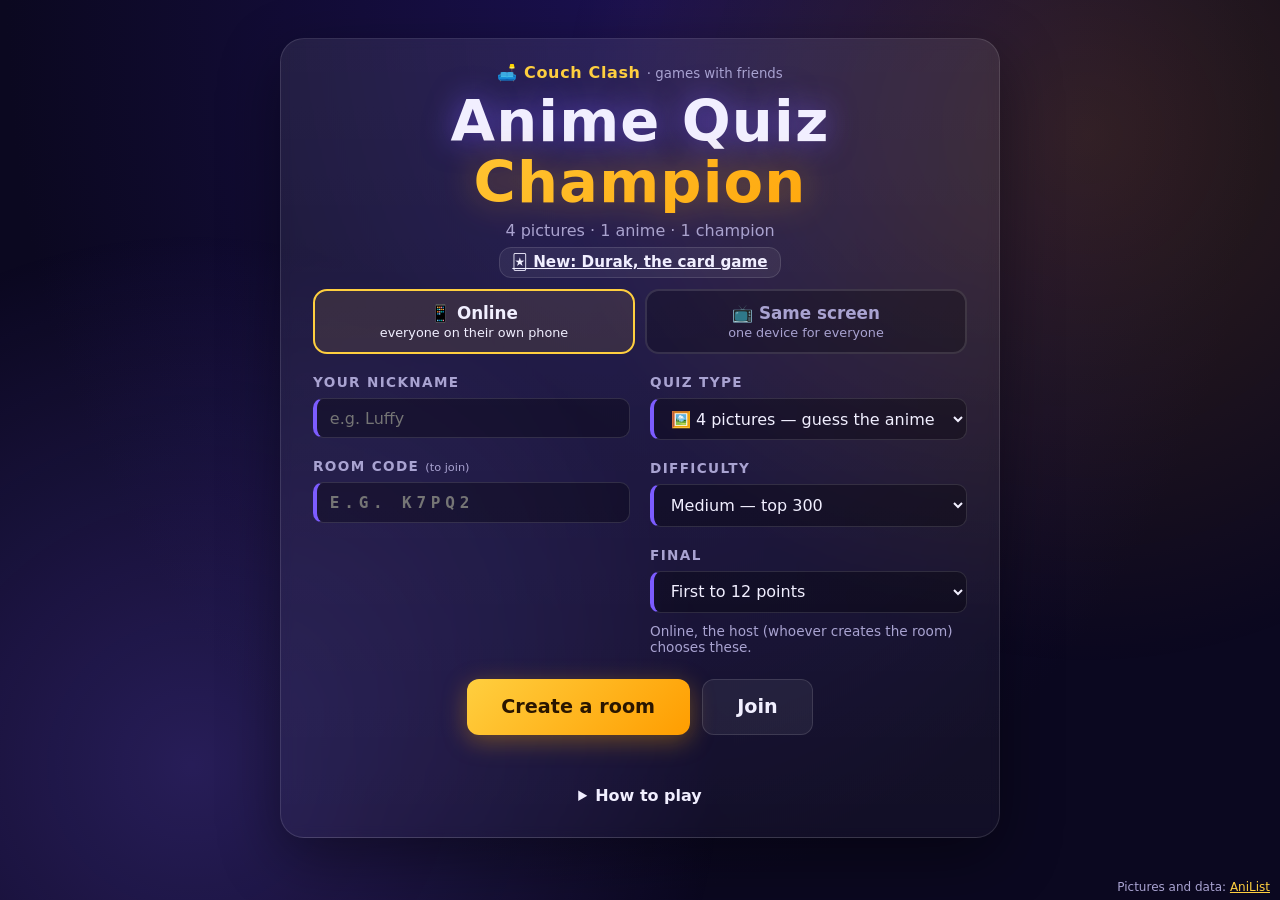
<file: index.html>
<!DOCTYPE html>
<html lang="en">
<head>
  <meta charset="UTF-8" />
  <meta name="viewport" content="width=device-width, initial-scale=1, viewport-fit=cover" />
  <meta name="theme-color" content="#0b0820" />
  <title>Couch Clash — Anime Quiz</title>
  <link rel="stylesheet" href="css/style.css" />
</head>
<body>
  <div class="bg-glow"></div>

  <!-- ============ HOME ============ -->
  <section id="home" class="screen active">
    <div class="home-card">
      <p class="brand">🛋️ Couch Clash <small>· games with friends</small></p>
      <h1 class="logo">Anime Quiz <span>Champion</span></h1>
      <p class="tagline">4 pictures · 1 anime · 1 champion</p>
      <p class="other-games"><a class="btn small" href="durak/">🃏 New: Durak, the card game</a></p>

      <div class="mode-tabs">
        <button class="tab" data-mode="online">📱 Online<small>everyone on their own phone</small></button>
        <button class="tab" data-mode="local">📺 Same screen<small>one device for everyone</small></button>
      </div>

      <div class="setup">
        <div class="setup-block" id="localBlock">
          <h3>Players</h3>
          <div id="playerInputs"></div>
          <button id="addPlayer" class="btn ghost small">+ Add a player</button>
        </div>
        <div class="setup-block" id="onlineBlock">
          <h3>Your nickname</h3>
          <input id="myName" class="field" maxlength="16" placeholder="e.g. Luffy" autocomplete="nickname" />
          <h3>Room code <small>(to join)</small></h3>
          <input id="joinCode" class="field code" maxlength="5" placeholder="e.g. K7PQ2" autocapitalize="characters" autocomplete="off" spellcheck="false" />
        </div>
        <div class="setup-block">
          <h3>Quiz type</h3>
          <select id="theme" class="field">
            <option value="images" data-short="🖼️ 4-picture quiz" selected>🖼️ 4 pictures — guess the anime</option>
            <option value="music" data-short="🎵 Anime music quiz">🎵 Music — guess the anime opening / ending (+10 s)</option>
            <option value="hits" data-short="🎤 Blind test">🎤 Blind test — hits from around the world (+10 s)</option>
            <option value="logos" data-short="🏷️ Logo quiz">🏷️ Logos — guess the brand</option>
          </select>
          <div class="logos-only">
            <h3>Categories</h3>
            <div id="logoPick" class="pick">
              <label><input type="checkbox" value="apps" checked />📱 Apps &amp; Web</label>
              <label><input type="checkbox" value="tech" checked />💻 Tech</label>
              <label><input type="checkbox" value="auto" checked />🚗 Cars</label>
              <label><input type="checkbox" value="sport" checked />👟 Sport</label>
              <label><input type="checkbox" value="food" checked />🍔 Food &amp; Shops</label>
              <label><input type="checkbox" value="games" checked />🎮 Video games</label>
              <label><input type="checkbox" value="misc" checked />✈️ Travel &amp; More</label>
            </div>
          </div>
          <div class="hits-only">
            <h3>Decades</h3>
            <div id="decadePick" class="pick">
              <label><input type="checkbox" value="70" />70s</label>
              <label><input type="checkbox" value="80" />80s</label>
              <label><input type="checkbox" value="90" checked />90s</label>
              <label><input type="checkbox" value="00" checked />2000s</label>
              <label><input type="checkbox" value="10" checked />2010s</label>
              <label><input type="checkbox" value="20" checked />2020s</label>
            </div>
            <h3>Styles</h3>
            <div id="stylePick" class="pick">
              <label><input type="checkbox" value="pop" checked />Pop</label>
              <label><input type="checkbox" value="rap" checked />Rap</label>
              <label><input type="checkbox" value="rock" checked />Rock</label>
              <label><input type="checkbox" value="rnb" checked />R&amp;B / Soul</label>
              <label><input type="checkbox" value="dance" checked />Disco / Electronic</label>
              <label><input type="checkbox" value="fr" checked />🇫🇷 French</label>
              <label><input type="checkbox" value="chaabi" checked />🇲🇦 Chaabi</label>
            </div>
          </div>
          <h3 class="not-hits">Difficulty</h3>
          <select id="difficulty" class="field not-hits">
            <option value="facile" data-short="Easy">Easy — top 100 anime</option>
            <option value="moyen" data-short="Medium" selected>Medium — top 300</option>
            <option value="difficile" data-short="Hard">Hard — top 800</option>
            <option value="expert" data-short="Expert">Expert — top 2000</option>
          </select>
          <h3>Final</h3>
          <select id="finalTarget" class="field">
            <option value="12" selected>First to 12 points</option>
            <option value="15">First to 15 points</option>
            <option value="20">First to 20 points (TV version)</option>
          </select>
          <p class="hint online-only">Online, the host (whoever creates the room) chooses these.</p>
        </div>
      </div>

      <div class="row local-only">
        <button id="startBtn" class="btn primary big">Start the game</button>
      </div>
      <div class="row online-only">
        <button id="hostBtn" class="btn primary big">Create a room</button>
        <button id="joinBtn" class="btn big">Join</button>
      </div>
      <p id="homeError" class="error"></p>

      <details class="rules">
        <summary>How to play</summary>
        <ol>
          <li><b>Qualifying round: first to 9 points.</b> Buzz: the clock stops for everyone and 4 choices appear for you. Questions are worth 1, then 2, then 3 points. The first players to reach 9 go through: with 2 players, straight to the final; with 3, the first 2 go to the final; with 4, the first 3 go to the semi-final; with 5 or more, the first 4.</li>
          <li><b>Semi-final: 4 in a row.</b> One player at a time, 60 seconds to <i>type</i> 4 right answers in a row. A mistake or a skip resets your streak. Your score is your best streak. The best 2 go to the final.</li>
          <li><b>Final: head to head.</b> The pictures appear one by one. Buzz early: 4 pts with 1 picture, 3 pts with 2, 2 pts with 3, 1 pt with 4. The first to the target score is crowned champion!</li>
          <li>Bonus: the first to qualify starts the final with +1 point, the semi-final winner with +2.</li>
        </ol>
        <p>📱 <b>Online:</b> one player creates a room and sends the code (or the link) to the others (up to 8 players). Everyone buzzes with the big button on their phone.</p>
        <p>🏷️ <b>Logo quiz:</b> a brand logo appears blurred and zoomed in, then gets sharper every 5 seconds. Buzzing early is harder… but in the final it scores more!</p>
        <p>🎤 <b>Blind test:</b> hits from the 70s to today (pop, rap, rock, R&amp;B, electronic, French songs) and Moroccan chaabi 🇲🇦. Find the title <i>or</i> the artist. 30-second previews.</p>
        <p>🎵 <b>Anime music quiz:</b> an anime opening or ending plays instead of the pictures, with 10 extra seconds on every clock. A buzz stops the music for everyone.</p>
        <p>📺 <b>Same screen:</b> every player has a buzzer at the bottom of the screen (or the keys <b>A</b>, <b>P</b>, <b>V</b>, <b>M</b>). Keys <b>1-4</b> answer the multiple choice, <b>Enter</b> moves on.</p>
        <p>A typed answer was refused even though it was right? The <b>“I was right!”</b> button counts it.</p>
      </details>
    </div>
  </section>

  <!-- ============ ONLINE ROOM ============ -->
  <section id="lobby" class="screen">
    <div class="intro-card">
      <p class="intro-step">Online room</p>
      <p class="intro-sub">Room code</p>
      <h2 id="lobbyCode" class="room-code"></h2>
      <p id="lobbyQuiz" class="lobby-quiz"></p>
      <div class="row">
        <button class="btn small" data-act="share">🔗 Share the link</button>
      </div>
      <h3 class="lobby-h">Players</h3>
      <div id="lobbyPlayers" class="chips"></div>
      <p id="lobbyMsg" class="intro-sub"></p>
      <p id="lobbyError" class="error"></p>
      <div class="row">
        <button id="lobbyStart" class="btn primary big" data-act="lobbyStart">Start the game</button>
        <button class="btn ghost" data-act="home">Leave</button>
      </div>
    </div>
  </section>

  <!-- ============ LOADING ============ -->
  <section id="loading" class="screen">
    <div class="spinner"></div>
    <p id="loadingText">Loading…</p>
  </section>

  <!-- ============ ROUND INTRO ============ -->
  <section id="intro" class="screen">
    <div class="intro-card">
      <p class="intro-step" id="introStep"></p>
      <h2 id="introTitle"></h2>
      <p id="introSubtitle" class="intro-sub"></p>
      <ul id="introRules"></ul>
      <div id="introPlayers" class="chips"></div>
      <div id="introAction"></div>
    </div>
  </section>

  <!-- ============ GAME ============ -->
  <section id="play" class="screen">
    <header class="topbar">
      <div id="roundLabel" class="round-label"></div>
      <div id="qInfo" class="q-info"></div>
      <div class="top-actions">
        <button id="skipBtn" class="btn ghost small" data-act="skip" title="Skip this question">⏭ Skip</button>
        <button class="btn ghost small" data-act="quit" title="Leave">✕</button>
      </div>
    </header>
    <div class="timer-row">
      <div id="timerBar" class="timer-bar"><div></div></div>
      <span id="timerLabel" class="timer-label"></span>
    </div>

    <div class="play-layout">
      <div class="grid-wrap">
        <div id="grid" class="grid">
          <div class="cell"><span class="num">1</span><img alt="" /></div>
          <div class="cell"><span class="num">2</span><img alt="" /></div>
          <div class="cell"><span class="num">3</span><img alt="" /></div>
          <div class="cell"><span class="num">4</span><img alt="" /></div>
        </div>
        <div id="musicStage" class="music-stage hidden"></div>
        <div id="logoStage" class="logo-stage hidden"></div>
        <div id="overlay" class="overlay hidden"></div>
      </div>

      <div class="side">
        <div id="scoreboard" class="scoreboard"></div>
        <div id="status" class="status"></div>
        <div id="answerArea" class="answer-area"></div>
      </div>
    </div>
    <button id="buzzBtn" class="buzz-btn hidden" data-act="mybuzz">BUZZ!</button>
    <div id="buzzBar" class="buzz-bar hidden"></div>
  </section>

  <!-- ============ END OF ROUND ============ -->
  <section id="roundEnd" class="screen">
    <div class="intro-card">
      <p class="intro-step" id="endStep"></p>
      <h2 id="endTitle"></h2>
      <table id="endTable" class="end-table"></table>
      <p id="endMsg" class="intro-sub"></p>
      <div id="endAction"></div>
    </div>
  </section>

  <!-- ============ CHAMPION ============ -->
  <section id="champion" class="screen">
    <canvas id="confetti"></canvas>
    <div class="intro-card champion-card">
      <p class="intro-step">🏆 Champion 🏆</p>
      <h2 id="champName"></h2>
      <p id="champScore" class="intro-sub"></p>
      <div class="row" id="champAction"></div>
    </div>
  </section>

  <div id="toast" class="toast hidden"></div>
  <footer class="credits">Pictures and data: <a href="https://anilist.co" target="_blank" rel="noopener">AniList</a></footer>

  <script src="js/vendor/peerjs.min.js"></script>
  <script src="js/api.js"></script>
  <script src="js/hits.js"></script>
  <script src="js/logoquiz.js"></script>
  <script src="js/app.js"></script>
</body>
</html>
</file>
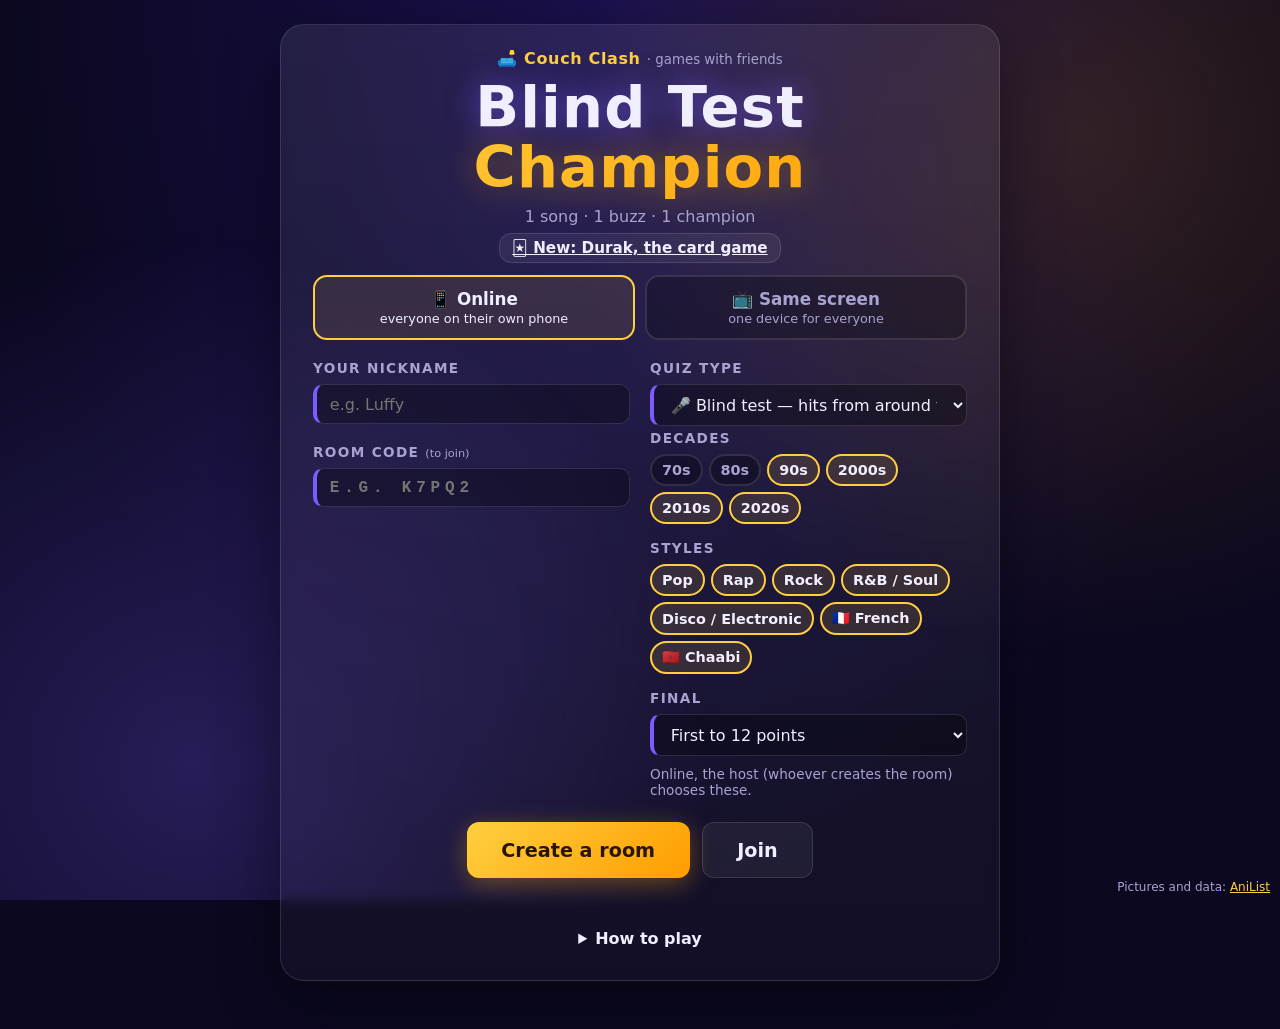
<file: blindtest/index.html>
<!DOCTYPE html>
<html lang="en">
<head>
  <meta charset="UTF-8" />
  <meta name="viewport" content="width=device-width, initial-scale=1" />
  <title>Couch Clash — Blind Test</title>
  <script>location.replace('../?quiz=hits' + location.search.replace(/^\?/, '&') + location.hash);</script>
  <meta http-equiv="refresh" content="0; url=../?quiz=hits" />
</head>
<body style="background:#0b0820;color:#fff;font-family:system-ui;text-align:center;padding-top:40vh">
  <a href="../?quiz=hits" style="color:#ffcf3f">Blind Test Champion ▶</a>
</body>
</html>
</file>
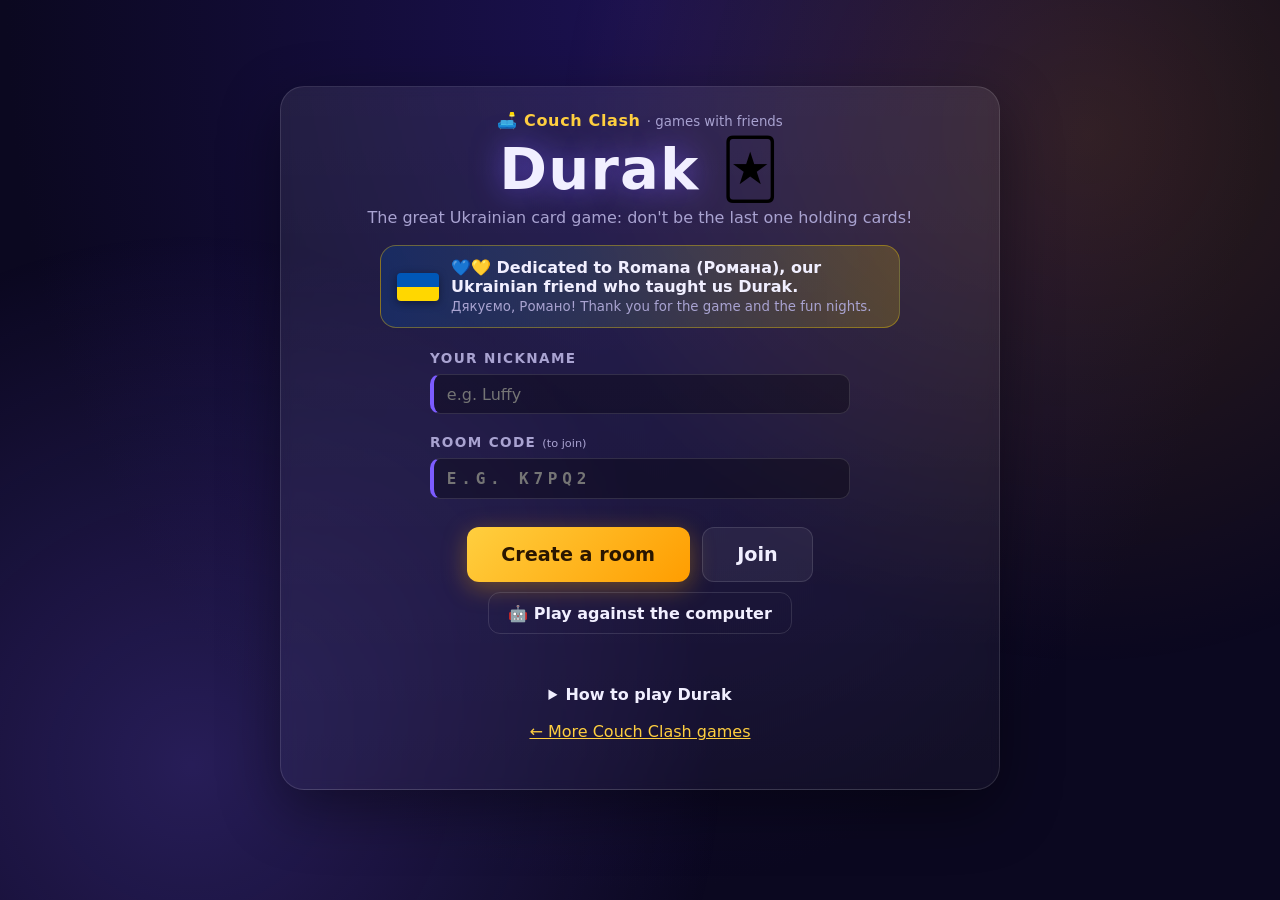
<file: durak/index.html>
<!DOCTYPE html>
<html lang="en">
<head>
  <meta charset="UTF-8" />
  <meta name="viewport" content="width=device-width, initial-scale=1, viewport-fit=cover" />
  <meta name="theme-color" content="#0b0820" />
  <title>Couch Clash — Durak</title>
  <link rel="stylesheet" href="../css/style.css" />
  <link rel="stylesheet" href="durak.css" />
</head>
<body>
  <div class="bg-glow"></div>

  <!-- ============ HOME ============ -->
  <section id="home" class="screen active">
    <div class="home-card">
      <p class="brand">🛋️ Couch Clash <small>· games with friends</small></p>
      <h1 class="logo">Durak <span class="emoji">🃏</span></h1>
      <p class="tagline">The great Ukrainian card game: don't be the last one holding cards!</p>

      <div class="tribute">
        <span class="flag" aria-hidden="true"></span>
        <p>💙💛 Dedicated to <b>Romana</b> (<span lang="uk">Романа</span>), our Ukrainian friend who taught us Durak.<br><small><span lang="uk">Дякуємо, Романо!</span> Thank you for the game and the fun nights.</small></p>
      </div>

      <div class="setup one">
        <div class="setup-block">
          <h3>Your nickname</h3>
          <input id="myName" class="field" maxlength="16" placeholder="e.g. Luffy" autocomplete="nickname" />
          <h3>Room code <small>(to join)</small></h3>
          <input id="joinCode" class="field code" maxlength="5" placeholder="e.g. K7PQ2" autocapitalize="characters" autocomplete="off" spellcheck="false" />
        </div>
      </div>
      <div class="row">
        <button id="hostBtn" class="btn primary big">Create a room</button>
        <button id="joinBtn" class="btn big">Join</button>
      </div>
      <div class="row" style="margin-top:10px">
        <button id="soloBtn" class="btn ghost">🤖 Play against the computer</button>
      </div>
      <p id="homeError" class="error"></p>

      <details class="rules">
        <summary>How to play Durak</summary>
        <ol>
          <li><b>Goal:</b> get rid of all your cards. The last player holding cards is the <b>Durak</b> (“the fool”)!</li>
          <li><b>36 cards</b> (6 up to Ace). Everyone gets 6. The card turned face up under the deck sets the <b>trump</b> suit, and it is the last card to be drawn.</li>
          <li>First game: the player with the lowest trump attacks the player on their left. Next games: <b>the Durak deals</b>, and the player before them attacks them first.</li>
          <li><b>Defending:</b> beat each attacking card with a higher card of the same suit, or with any trump (a trump can only be beaten by a higher trump).</li>
          <li><b>Throwing in:</b> every attacker may add cards of a rank already on the table: at most <b>5 in the first bout</b> of a game, 6 after that, and never more than the defender can answer.</li>
          <li>Everything beaten: <b>“Bito!”</b> The cards are discarded and the defender attacks next.</li>
          <li>Can't (or won't) defend: <b>pick up</b> all the cards (the others may still throw in) and lose your turn to attack.</li>
          <li>After each bout, everyone draws back up to 6 cards: main attacker first, defender last.</li>
          <li>When the deck is empty, players without cards are out. The last one left is the Durak. If the last players go out together, it's a draw.</li>
          <li><b>Perevodnoy (transfer) version:</b> before beating anything, the defender may play a card of the <b>same rank</b> to pass the whole attack to the next player, if that player has enough cards to answer it. The new defender can pass it on again!</li>
        </ol>
        <p>Online: 2 to 6 players. The host can add bots 🤖 to fill the table. If someone's phone disconnects, a bot plays for them until they're back.</p>
      </details>
      <p class="back-link"><a href="../">← More Couch Clash games</a></p>
    </div>
  </section>

  <!-- ============ ROOM ============ -->
  <section id="lobby" class="screen">
    <div class="intro-card">
      <p class="intro-step" id="lobbyTitle">Online room</p>
      <div id="lobbyCodeBox">
        <p class="intro-sub">Room code</p>
        <h2 id="lobbyCode" class="room-code"></h2>
        <div class="row"><button class="btn small" data-act="share">🔗 Share the link</button></div>
      </div>
      <h3 class="lobby-h">Players</h3>
      <div id="lobbyPlayers" class="chips"></div>
      <div class="row" id="botRow">
        <button class="btn small" data-act="addBot">+ 🤖 Add a bot</button>
      </div>
      <h3 class="lobby-h">Game type</h3>
      <select id="variant" class="field variant-select">
        <option value="podkidnoy">Podkidnoy (classic, throw-in)</option>
        <option value="perevodnoy">Perevodnoy (transfer)</option>
      </select>
      <p id="variantHint" class="hint"></p>
      <p id="lobbyMsg" class="intro-sub"></p>
      <p id="lobbyError" class="error"></p>
      <div class="row">
        <button id="lobbyStart" class="btn primary big" data-act="start">Deal the cards</button>
        <button class="btn ghost" data-act="home">Leave</button>
      </div>
      <p class="tribute-small">💙💛 For Romana (<span lang="uk">Романа</span>), who taught us the game</p>
    </div>
  </section>

  <!-- ============ LOADING ============ -->
  <section id="loading" class="screen">
    <div class="spinner"></div>
    <p id="loadingText">Connecting…</p>
  </section>

  <!-- ============ GAME ============ -->
  <section id="game" class="screen">
    <header class="d-top">
      <div id="opponents" class="opponents"></div>
      <button class="btn ghost small quit" data-act="quit" title="Leave">✕</button>
    </header>

    <div class="d-middle">
      <div class="deck-zone">
        <div id="deck" class="deck"></div>
        <div id="trumpInfo" class="trump-info"></div>
      </div>
      <div id="table" class="table"></div>
    </div>

    <div class="d-bottom">
      <div id="status" class="d-status"></div>
      <div id="actions" class="d-actions"></div>
      <div id="hand" class="hand"></div>
      <div id="me" class="me-bar"></div>
    </div>

    <div id="result" class="overlay hidden"></div>
  </section>

  <div id="toast" class="toast hidden"></div>

  <script src="../js/vendor/peerjs.min.js"></script>
  <script src="durak.js"></script>
</body>
</html>
</file>
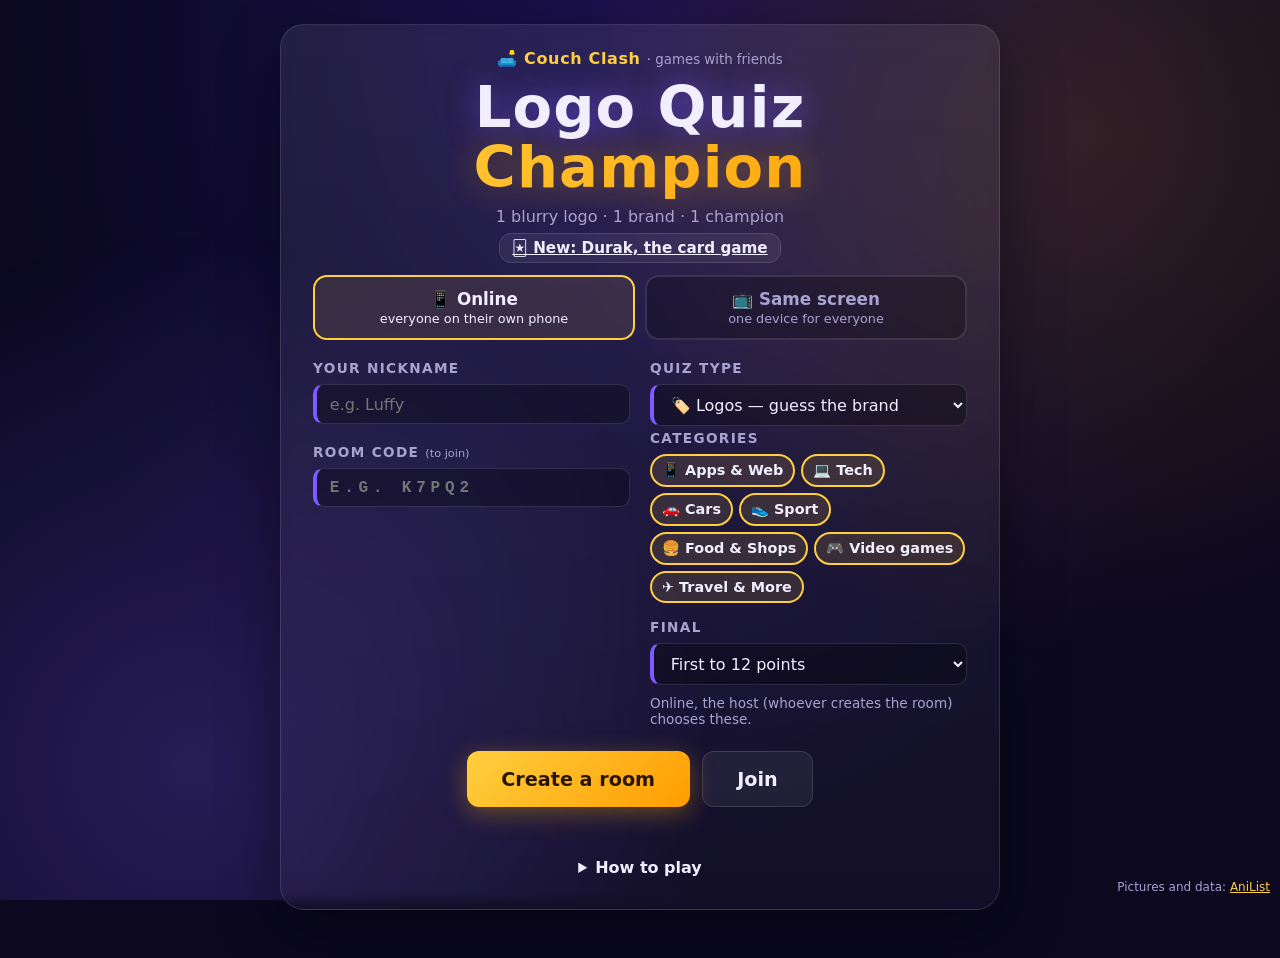
<file: logos/index.html>
<!DOCTYPE html>
<html lang="en">
<head>
  <meta charset="UTF-8" />
  <meta name="viewport" content="width=device-width, initial-scale=1" />
  <title>Couch Clash — Logo Quiz</title>
  <script>location.replace('../?quiz=logos' + location.search.replace(/^\?/, '&') + location.hash);</script>
  <meta http-equiv="refresh" content="0; url=../?quiz=logos" />
</head>
<body style="background:#0b0820;color:#fff;font-family:system-ui;text-align:center;padding-top:40vh">
  <a href="../?quiz=logos" style="color:#ffcf3f">Logo Quiz Champion ▶</a>
</body>
</html>
</file>
<file: css/style.css>
:root {
  --bg1: #0b0820;
  --bg2: #1b1150;
  --panel: rgba(255, 255, 255, 0.06);
  --panel-b: rgba(255, 255, 255, 0.12);
  --text: #f1efff;
  --muted: #a9a3d1;
  --gold: #ffcf3f;
  --gold2: #ff9d00;
  --good: #3ddc84;
  --bad: #ff4d6d;
  --accent: #7c5cff;
  --radius: 16px;
}

* { box-sizing: border-box; }
html, body { margin: 0; height: 100%; }
html { background: var(--bg1); }
body {
  font-family: "Segoe UI", system-ui, -apple-system, Roboto, sans-serif;
  color: var(--text);
  background: radial-gradient(ellipse at top, var(--bg2), var(--bg1) 70%) fixed;
  overflow-x: hidden;
}
.bg-glow {
  position: fixed; inset: 0; pointer-events: none; z-index: 0;
  background:
    radial-gradient(circle at 15% 85%, rgba(124, 92, 255, 0.25), transparent 40%),
    radial-gradient(circle at 85% 15%, rgba(255, 157, 0, 0.15), transparent 40%);
}
kbd {
  display: inline-block; min-width: 1.6em; padding: 0.1em 0.4em;
  border-radius: 6px; background: rgba(0, 0, 0, 0.35); border: 1px solid rgba(255, 255, 255, 0.2);
  font-family: ui-monospace, monospace; font-size: 0.8em; text-align: center;
}
a { color: var(--gold); }

/* ---------- Screens ---------- */
.screen { display: none; position: relative; z-index: 1; min-height: 100vh; }
.screen.active { display: flex; flex-direction: column; }
#home, #intro, #roundEnd, #champion, #loading { align-items: center; justify-content: center; padding: 24px 16px 48px; }

/* ---------- Buttons ---------- */
.btn {
  font: inherit; color: var(--text); cursor: pointer;
  border: 1px solid var(--panel-b); background: var(--panel);
  padding: 0.65em 1.2em; border-radius: 12px; font-weight: 600;
  transition: transform 0.1s, filter 0.15s, background 0.15s;
}
.btn:hover { filter: brightness(1.15); }
.btn:active { transform: scale(0.97); }
.btn.primary {
  background: linear-gradient(135deg, var(--gold), var(--gold2));
  color: #2a1600; border: none; box-shadow: 0 6px 24px rgba(255, 170, 0, 0.35);
}
.btn.gold { background: var(--gold); color: #2a1600; border: none; }
.btn.ghost { background: transparent; }
.btn.big { font-size: 1.2rem; padding: 0.8em 1.8em; }
.btn.small { font-size: 0.85rem; padding: 0.35em 0.8em; }
.btn:focus-visible { outline: 3px solid #fff; outline-offset: 2px; }

/* ---------- Home ---------- */
.home-card, .intro-card {
  width: min(720px, 100%);
  background: linear-gradient(180deg, rgba(255,255,255,0.08), rgba(255,255,255,0.03));
  border: 1px solid var(--panel-b); border-radius: 24px;
  padding: 32px; text-align: center; backdrop-filter: blur(6px);
  box-shadow: 0 20px 60px rgba(0,0,0,0.4);
}
.logo {
  margin: 0; font-size: clamp(2.2rem, 6vw, 3.6rem); letter-spacing: 0.02em; line-height: 1.05;
  text-shadow: 0 0 30px rgba(124, 92, 255, 0.6);
}
.logo span {
  display: block;
  background: linear-gradient(135deg, var(--gold), var(--gold2));
  -webkit-background-clip: text; background-clip: text; color: transparent;
  text-shadow: none; filter: drop-shadow(0 0 18px rgba(255, 170, 0, 0.4));
}
.tagline { color: var(--muted); margin: 8px 0 24px; }
.setup { display: grid; grid-template-columns: 1fr 1fr; gap: 20px; text-align: left; margin-bottom: 24px; }
.setup-block h3 { margin: 0 0 8px; font-size: 0.85rem; text-transform: uppercase; letter-spacing: 0.1em; color: var(--muted); }
.setup-block h3:not(:first-child) { margin-top: 16px; }
.pinput { display: flex; align-items: center; gap: 8px; margin-bottom: 8px; }
.pinput kbd { background: var(--c); color: #111; border: none; font-weight: 700; }
.pinput input, select {
  flex: 1; width: 100%; font: inherit; color: var(--text);
  background: rgba(0,0,0,0.3); border: 1px solid var(--panel-b);
  border-left: 4px solid var(--c, var(--accent));
  border-radius: 10px; padding: 0.55em 0.8em;
}
select option { background: #1b1150; }
.error { color: var(--bad); min-height: 1.2em; font-weight: 600; }
.rules { text-align: left; margin-top: 16px; color: var(--muted); }
.rules summary { cursor: pointer; color: var(--text); font-weight: 600; text-align: center; }
.rules li { margin: 6px 0; }
.rules b { color: var(--text); }

/* ---------- Loading ---------- */
.spinner {
  width: 64px; height: 64px; border-radius: 50%;
  border: 6px solid rgba(255,255,255,0.15); border-top-color: var(--gold);
  animation: spin 0.9s linear infinite;
}
@keyframes spin { to { transform: rotate(360deg); } }
#loadingText { color: var(--muted); margin-top: 16px; }

/* ---------- Intro / end ---------- */
.intro-step { margin: 0; color: var(--gold); text-transform: uppercase; letter-spacing: 0.2em; font-weight: 700; }
.intro-card h2 { font-size: clamp(2rem, 6vw, 3.2rem); margin: 8px 0 4px; }
.intro-sub { color: var(--muted); font-size: 1.15rem; margin: 0 0 16px; }
#introRules { text-align: left; max-width: 560px; margin: 16px auto; line-height: 1.5; }
.chips { display: flex; flex-wrap: wrap; justify-content: center; gap: 8px; margin: 16px 0 24px; }
.chip {
  display: inline-flex; align-items: center; gap: 6px; padding: 6px 12px;
  border-radius: 999px; background: rgba(0,0,0,0.3); border: 2px solid var(--c); font-weight: 600;
}
.chip kbd { background: var(--c); color: #111; border: none; }
.end-table { margin: 20px auto; border-collapse: collapse; min-width: min(480px, 100%); }
.end-table td { padding: 10px 14px; border-bottom: 1px solid var(--panel-b); text-align: left; }
.end-table tr.elim { opacity: 0.55; }
.out { color: var(--bad); font-weight: 700; }
.row { display: flex; gap: 12px; justify-content: center; flex-wrap: wrap; }
.champion-card h2 { font-size: clamp(2.5rem, 9vw, 4.5rem); text-shadow: 0 0 40px currentColor; }
#confetti { position: fixed; inset: 0; pointer-events: none; z-index: 5; }

/* ---------- Play ---------- */
#play { padding: 0 16px 16px; }
.topbar {
  display: flex; align-items: center; gap: 12px; padding: 12px 0 8px; flex-wrap: wrap;
}
.round-label { font-weight: 700; font-size: 1.1rem; }
.round-label span { color: var(--gold); text-transform: uppercase; font-size: 0.8rem; letter-spacing: 0.15em; margin-right: 6px; }
.round-label em { color: var(--muted); font-style: normal; font-weight: 400; margin-left: 6px; }
.q-info { flex: 1; text-align: center; color: var(--muted); }
.q-info b { color: var(--gold); }
.top-actions { display: flex; gap: 6px; }
.timer-bar { height: 8px; border-radius: 4px; background: rgba(255,255,255,0.08); overflow: hidden; margin-bottom: 14px; }
.timer-bar div { height: 100%; width: 100%; background: linear-gradient(90deg, var(--accent), #4dabff); transition: width 0.05s linear; }
.timer-bar div.answer { background: linear-gradient(90deg, var(--gold2), var(--gold)); }
.timer-bar div.low { background: var(--bad); }

.play-layout { display: grid; grid-template-columns: auto minmax(300px, 1fr); gap: 20px; align-items: start; }
.grid-wrap { position: relative; }
.grid {
  --size: min(56vw, calc(100vh - 130px));
  width: var(--size); height: var(--size);
  display: grid; grid-template-columns: 1fr 1fr; grid-template-rows: 1fr 1fr; gap: 10px;
  padding: 10px; border-radius: 22px;
  background: rgba(0,0,0,0.3); border: 1px solid var(--panel-b);
  transition: box-shadow 0.3s;
}
.grid.flash-good { animation: flashGood 0.7s; }
.grid.flash-bad { animation: flashBad 0.7s; }
@keyframes flashGood { 0%, 60% { box-shadow: 0 0 0 4px var(--good), 0 0 50px var(--good); } }
@keyframes flashBad { 0%, 60% { box-shadow: 0 0 0 4px var(--bad), 0 0 50px var(--bad); } }
.cell {
  position: relative; overflow: hidden; border-radius: 14px;
  background: linear-gradient(135deg, #2a1f6e, #150f3a);
  display: flex; align-items: center; justify-content: center;
}
.cell .num {
  font-size: calc(var(--size) / 6); font-weight: 800; color: rgba(255,255,255,0.1);
}
.cell img {
  position: absolute; inset: 0; width: 100%; height: 100%;
  object-fit: cover; object-position: center 20%;
  opacity: 0; transform: scale(1.08); transition: opacity 0.4s, transform 0.6s;
}
.cell.scene img { object-position: center; }
.cell img:not([src]) { display: none; }
.cell.shown img { opacity: 1; transform: scale(1); }

.overlay {
  position: absolute; inset: 0; display: flex; align-items: center; justify-content: center;
  background: rgba(8, 5, 25, 0.82); border-radius: 22px; backdrop-filter: blur(4px); z-index: 3; padding: 20px;
}
.overlay.hidden { display: none; }
.overlay-card { text-align: center; }
.overlay-card h3 { font-size: clamp(1.8rem, 4vw, 2.6rem); margin: 0 0 12px; }
.overlay-card p { color: var(--muted); font-size: 1.1rem; }
.overlay-card p b { color: var(--text); }
.small { font-size: 0.95rem !important; }

.side { display: flex; flex-direction: column; gap: 14px; min-width: 0; }
.scoreboard { display: grid; grid-template-columns: repeat(auto-fit, minmax(140px, 1fr)); gap: 10px; }
.pcard {
  font: inherit; color: var(--text); cursor: pointer; text-align: left;
  display: grid; grid-template-columns: auto 1fr; grid-template-areas: "k n" "s s" "b b";
  gap: 2px 8px; align-items: center;
  padding: 12px 14px; border-radius: var(--radius);
  background: rgba(0,0,0,0.3); border: 2px solid transparent; border-top: 5px solid var(--c);
  transition: transform 0.15s, box-shadow 0.2s, opacity 0.2s;
  user-select: none; -webkit-tap-highlight-color: transparent; touch-action: manipulation;
}
.pcard kbd { grid-area: k; background: var(--c); color: #111; border: none; font-weight: 700; }
.pname { grid-area: n; font-weight: 700; overflow: hidden; text-overflow: ellipsis; white-space: nowrap; }
.pscore { grid-area: s; font-size: 2rem; font-weight: 800; color: var(--c); line-height: 1.1; }
.pscore small { font-size: 0.9rem; color: var(--muted); font-weight: 500; }
.pbadge { grid-area: b; font-size: 0.8rem; color: var(--muted); min-height: 1em; }
.pcard.buzzed {
  border-color: var(--c); transform: scale(1.04);
  box-shadow: 0 0 0 3px var(--c), 0 0 30px var(--c);
  animation: pulse 1s infinite alternate;
}
@keyframes pulse { to { box-shadow: 0 0 0 3px var(--c), 0 0 12px var(--c); } }
.pcard.locked, .pcard.done { opacity: 0.45; }
.pcard.qualified { opacity: 0.7; }
.pcard.qualified .pbadge { color: var(--good); font-weight: 700; }

.status { min-height: 1.6em; font-size: 1.1rem; text-align: center; }
.dots::after { content: '…'; animation: blink 1s infinite; }
@keyframes blink { 50% { opacity: 0.2; } }

.choices { display: grid; grid-template-columns: 1fr 1fr; gap: 10px; }
.choice {
  font: inherit; color: var(--text); cursor: pointer; text-align: left;
  display: flex; align-items: center; gap: 10px;
  padding: 14px; border-radius: 14px; min-height: 64px;
  background: rgba(255,255,255,0.05); border: 2px solid var(--panel-b);
  transition: background 0.15s, border-color 0.15s, opacity 0.2s;
}
.choice span { overflow-wrap: anywhere; }
.choice.armed { border-color: var(--gold); background: rgba(255, 207, 63, 0.1); }
.choice.armed:hover { background: rgba(255, 207, 63, 0.22); }
.choice.wrong { border-color: var(--bad); opacity: 0.4; text-decoration: line-through; }
.choice.right { border-color: var(--good); background: rgba(61, 220, 132, 0.2); opacity: 1; }
.choice:disabled { cursor: default; }

.ans-form { display: flex; gap: 8px; flex-wrap: wrap; }
.ans-form input {
  flex: 1 1 220px; font: inherit; font-size: 1.2rem; color: var(--text);
  padding: 0.7em 1em; border-radius: 12px;
  background: rgba(0,0,0,0.35); border: 2px solid var(--gold); outline: none;
}
.ans-form input:disabled { opacity: 0.5; border-color: var(--panel-b); }

.streak { display: flex; align-items: center; justify-content: center; gap: 10px; margin-bottom: 12px; }
.streak span {
  width: 28px; height: 28px; border-radius: 50%;
  border: 3px solid var(--gold); background: transparent; transition: background 0.2s, box-shadow 0.2s;
}
.streak span.on { background: var(--gold); box-shadow: 0 0 16px var(--gold); }
.streak b { margin-left: 6px; font-size: 1.3rem; }

.reveal {
  display: flex; gap: 14px; align-items: center; padding: 12px; margin-bottom: 12px;
  border-radius: 14px; background: rgba(255,255,255,0.05); border: 2px solid var(--panel-b);
  animation: pop 0.35s;
}
.reveal.good { border-color: var(--good); }
.reveal img { width: 72px; height: 102px; object-fit: cover; border-radius: 8px; flex-shrink: 0; }
.rmsg { font-weight: 700; color: var(--muted); }
.reveal.good .rmsg { color: var(--good); }
.rtitle { font-size: 1.4rem; font-weight: 800; }
.rsub { color: var(--muted); }
@keyframes pop { from { transform: scale(0.92); opacity: 0; } }
#nextBtn { width: 100%; margin-bottom: 12px; }

.toast {
  position: fixed; left: 50%; bottom: 28px; transform: translateX(-50%);
  display: flex; align-items: center; gap: 12px; z-index: 10;
  padding: 12px 18px; border-radius: 14px; max-width: calc(100vw - 32px);
  background: #241a5c; border: 1px solid var(--panel-b); box-shadow: 0 10px 30px rgba(0,0,0,0.5);
  animation: pop 0.25s;
}
.toast.good { border-color: var(--good); }
.toast.bad { border-color: var(--bad); }
.toast.hidden { display: none; }

.credits {
  position: fixed; right: 10px; bottom: 6px; font-size: 0.75rem; color: var(--muted); z-index: 2;
}

/* ---------- Responsive ---------- */
@media (max-width: 900px) {
  .play-layout { grid-template-columns: 1fr; }
  .grid { --size: min(calc(100vw - 32px), 60vh); margin: 0 auto; }
  .grid-wrap { display: flex; justify-content: center; }
  .setup { grid-template-columns: 1fr; }
  .home-card, .intro-card { padding: 22px 18px; }
}
@media (max-width: 520px) {
  .choices { grid-template-columns: 1fr; }
  .choice { min-height: 50px; padding: 10px; }
  .pscore { font-size: 1.5rem; }
  .scoreboard { grid-template-columns: repeat(2, 1fr); }
}

/* ================= Online / modes ================= */
.mode-tabs { display: grid; grid-template-columns: 1fr 1fr; gap: 10px; margin-bottom: 20px; }
.tab {
  font: inherit; color: var(--muted); cursor: pointer; padding: 12px; border-radius: 14px;
  background: rgba(0,0,0,0.25); border: 2px solid var(--panel-b); font-weight: 700; font-size: 1.05rem;
}
.tab small { display: block; font-weight: 400; font-size: 0.8rem; margin-top: 2px; }
.tab.active { color: var(--text); border-color: var(--gold); background: rgba(255, 207, 63, 0.1); }
#home[data-mode="local"] .online-only, #home[data-mode="local"] #onlineBlock { display: none; }
#home[data-mode="online"] .local-only, #home[data-mode="online"] #localBlock { display: none; }
.field {
  width: 100%; font: inherit; color: var(--text);
  background: rgba(0,0,0,0.3); border: 1px solid var(--panel-b);
  border-left: 4px solid var(--c, var(--accent));
  border-radius: 10px; padding: 0.6em 0.8em; margin-bottom: 4px;
}
.field.code { text-transform: uppercase; letter-spacing: 0.3em; font-weight: 700; font-family: ui-monospace, monospace; }
.setup-block h3 small { text-transform: none; letter-spacing: 0; font-weight: 400; }
.hint { color: var(--muted); font-size: 0.85rem; margin: 6px 0 0; }
.room-code {
  font-family: ui-monospace, monospace; letter-spacing: 0.25em; color: var(--gold);
  font-size: clamp(2.6rem, 12vw, 4rem) !important; margin: 0 0 12px !important;
  text-shadow: 0 0 30px rgba(255, 170, 0, 0.5);
}
.lobby-h { margin: 24px 0 0; font-size: 0.85rem; text-transform: uppercase; letter-spacing: 0.1em; color: var(--muted); }
.waiting { color: var(--muted); text-align: center; font-size: 1.05rem; margin: 12px 0; }
.waiting b { color: var(--text); }
.chip small, .pname small { color: var(--muted); font-weight: 400; }

.timer-row { display: flex; align-items: center; gap: 10px; margin-bottom: 14px; }
.timer-row .timer-bar { flex: 1; margin: 0; }
.timer-label { font-weight: 800; color: var(--gold); min-width: 0; white-space: nowrap; }
.timer-label:empty { display: none; }

.pcard.me { border-color: rgba(255,255,255,0.35); }
.pcard.offline { opacity: 0.4; }

.buzz-btn {
  --c: var(--gold);
  position: fixed; left: 50%; transform: translateX(-50%);
  bottom: calc(14px + env(safe-area-inset-bottom)); z-index: 8;
  width: min(520px, calc(100vw - 28px)); height: 88px; border-radius: 26px; border: none;
  font: inherit; font-size: 2rem; font-weight: 900; letter-spacing: 0.08em; color: #111; cursor: pointer;
  background: radial-gradient(circle at 50% 30%, #fff8, transparent 60%), var(--c);
  box-shadow: 0 8px 0 rgba(0,0,0,0.35), 0 0 40px var(--c);
  touch-action: manipulation; -webkit-tap-highlight-color: transparent; user-select: none;
}
.buzz-btn:active:not(:disabled) { transform: translateX(-50%) translateY(6px); box-shadow: 0 2px 0 rgba(0,0,0,0.35), 0 0 60px var(--c); }
.buzz-btn:disabled { filter: grayscale(1) brightness(0.5); box-shadow: none; font-size: 1.4rem; cursor: default; }
.buzz-btn.hidden { display: none; }
#play.has-buzz { padding-bottom: 120px; }
#play.has-buzz ~ .toast { bottom: 120px; }

@media (max-width: 900px) {
  .side { display: contents; }
  .play-layout { gap: 12px; }
  .scoreboard { order: -1; }
  .grid { --size: min(calc(100vw - 32px), 46vh); }
  .pcard { grid-template-columns: auto 1fr auto; grid-template-areas: "k n s" "b b b"; padding: 8px 10px; }
  .pscore { font-size: 1.5rem; text-align: right; }
  .pbadge:empty { display: none; }
  .topbar { padding-top: 8px; }
  .round-label em { display: none; }
  .q-info { order: 3; flex-basis: 100%; text-align: left; font-size: 0.9rem; }
  .credits { display: none; }
}
@media (max-width: 520px) {
  .scoreboard { grid-template-columns: repeat(2, 1fr); }
  .rtitle { font-size: 1.15rem; }
  .reveal img { width: 56px; height: 80px; }
}

/* ================= Music stage ================= */
.grid.hidden { display: none; }
.music-stage {
  --size: min(56vw, calc(100vh - 130px));
  width: var(--size); height: var(--size);
  display: flex; flex-direction: column; align-items: center; justify-content: center; gap: 22px;
  border-radius: 22px; padding: 20px; text-align: center; overflow: hidden; position: relative;
  background: radial-gradient(circle at 50% 40%, rgba(124, 92, 255, 0.35), rgba(0,0,0,0.35) 70%);
  border: 1px solid var(--panel-b);
}
.music-stage.hidden { display: none; }
.eq { display: flex; align-items: flex-end; gap: 8px; height: 40%; }
.eq span {
  width: calc(var(--size) / 22); height: 15%; border-radius: 6px;
  background: linear-gradient(180deg, var(--gold), var(--accent));
  transition: height 0.3s;
}
.music-stage.playing .eq span { animation: eq 0.9s ease-in-out infinite alternate; }
.music-stage.playing .eq span:nth-child(2n) { animation-duration: 0.7s; }
.music-stage.playing .eq span:nth-child(3n) { animation-duration: 1.1s; animation-delay: -0.3s; }
.music-stage.playing .eq span:nth-child(5n) { animation-duration: 0.6s; animation-delay: -0.5s; }
@keyframes eq { 0% { height: 12%; } 100% { height: 100%; } }
.ms-label { font-size: clamp(1.1rem, 3vw, 1.6rem); font-weight: 800; }
.ms-label b { color: var(--gold); font-weight: 700; }
.ms-value { display: flex; align-items: center; gap: 8px; }
.ms-value span { width: 26px; height: 10px; border-radius: 5px; background: rgba(255,255,255,0.12); }
.ms-value span.on { background: var(--gold); box-shadow: 0 0 10px var(--gold); }
.ms-value b { margin-left: 6px; color: var(--gold); font-size: 1.2rem; }
.music-stage.revealed { justify-content: center; gap: 14px; }
.ms-cover { max-height: 72%; max-width: 80%; border-radius: 14px; box-shadow: 0 10px 40px rgba(0,0,0,0.5); animation: pop 0.4s; }
.unmute.hidden { display: none; }
.rsong { color: var(--gold); font-size: 0.9rem; margin-top: 4px; }
.lobby-quiz { color: var(--text); font-weight: 600; margin: 0 0 12px; }

/* ================= Same-screen buzzers ================= */
.pcard { cursor: default; }
.buzz-bar {
  position: fixed; left: 0; right: 0; bottom: 0; z-index: 8;
  display: flex; gap: 10px; justify-content: center;
  padding: 10px 14px calc(10px + env(safe-area-inset-bottom));
  background: linear-gradient(0deg, rgba(8,5,25,0.95), rgba(8,5,25,0.6));
}
.buzz-bar.hidden { display: none; }
.lbuzz {
  --c: var(--gold);
  flex: 1; max-width: 260px; height: 84px; border: none; border-radius: 22px; cursor: pointer;
  font: inherit; color: #111; display: flex; flex-direction: column; align-items: center; justify-content: center; gap: 2px;
  background: radial-gradient(circle at 50% 25%, #fff8, transparent 60%), var(--c);
  box-shadow: 0 6px 0 rgba(0,0,0,0.35), 0 0 24px var(--c);
  touch-action: manipulation; -webkit-tap-highlight-color: transparent; user-select: none; position: relative;
}
.lbuzz b { font-size: 1.5rem; font-weight: 900; letter-spacing: 0.06em; }
.lbuzz span { font-weight: 700; font-size: 0.95rem; max-width: 90%; overflow: hidden; text-overflow: ellipsis; white-space: nowrap; }
.lbuzz kbd { position: absolute; top: 8px; right: 10px; background: rgba(0,0,0,0.25); color: #111; border: none; }
.lbuzz:active:not(:disabled) { transform: translateY(5px); box-shadow: 0 1px 0 rgba(0,0,0,0.35), 0 0 40px var(--c); }
.lbuzz:disabled { filter: grayscale(0.85) brightness(0.55); box-shadow: none; cursor: default; }
@media (max-width: 900px) {
  .music-stage { --size: min(calc(100vw - 32px), 46vh); margin: 0 auto; }
}
#play.has-buzz .grid, #play.has-buzz .music-stage { --size: min(56vw, calc(100vh - 240px)); }
@media (max-width: 900px) {
  #play.has-buzz .grid, #play.has-buzz .music-stage { --size: min(calc(100vw - 32px), 46vh); }
}

/* ================= Blind test settings ================= */
.pick { display: flex; flex-wrap: wrap; gap: 6px; margin-bottom: 6px; }
.pick label {
  display: inline-flex; align-items: center; gap: 4px; cursor: pointer; user-select: none;
  padding: 6px 10px; border-radius: 999px; font-size: 0.9rem; font-weight: 600;
  background: rgba(0,0,0,0.3); border: 2px solid var(--panel-b); color: var(--muted);
}
.pick input { display: none; }
.pick label:has(input:checked) { border-color: var(--gold); color: var(--text); background: rgba(255, 207, 63, 0.12); }
#home:not([data-theme="hits"]) .hits-only { display: none; }
#home[data-theme="hits"] .not-hits { display: none; }

/* ================= Many players (5-8) ================= */
.scoreboard.many { grid-template-columns: repeat(auto-fill, minmax(118px, 1fr)); gap: 6px; }
.scoreboard.many .pcard { padding: 6px 9px; border-top-width: 4px; }
.scoreboard.many .pname { font-size: 0.85rem; }
.scoreboard.many .pscore { font-size: 1.25rem; }
.scoreboard.many .pscore small { font-size: 0.7rem; }
.scoreboard.many .pbadge { font-size: 0.7rem; }
@media (max-width: 520px) {
  .scoreboard.many { grid-template-columns: repeat(3, 1fr); }
  .scoreboard.many .pcard { grid-template-columns: 1fr auto; grid-template-areas: "n s" "b b"; }
  .scoreboard.many .pbadge:empty { display: none; }
}

/* ================= Logo quiz ================= */
.logo-stage {
  --size: min(56vw, calc(100vh - 130px));
  width: var(--size); height: var(--size);
  display: flex; align-items: center; justify-content: center;
  border-radius: 22px; padding: 10px; background: rgba(0,0,0,0.3); border: 1px solid var(--panel-b);
}
.logo-stage.hidden { display: none; }
#play.has-buzz .logo-stage { --size: min(56vw, calc(100vh - 240px)); }
.logo-card {
  width: 100%; height: 100%; border-radius: 16px; overflow: hidden;
  display: flex; align-items: center; justify-content: center;
  background: radial-gradient(circle at 50% 40%, #ffffff, #e6e4f0);
}
.logo-card.dark { background: radial-gradient(circle at 50% 40%, #2a1f6e, #120c33); }
.logo-card svg { width: 58%; height: 58%; transition: filter 0.8s ease, transform 0.8s ease; }
#home:not([data-theme="logos"]) .logos-only { display: none; }
#home[data-theme="logos"] .not-hits { display: none; }
@media (max-width: 900px) {
  .logo-stage, #play.has-buzz .logo-stage { --size: min(calc(100vw - 32px), 46vh); margin: 0 auto; }
}
.other-games { margin: -12px 0 18px; }
.brand { margin: -8px 0 10px; font-weight: 800; letter-spacing: 0.04em; color: var(--gold); }
.brand small { color: var(--muted); font-weight: 500; letter-spacing: 0; }
</file>
<file: durak/durak.css>
/* ================= Durak ================= */
.setup.one { grid-template-columns: 1fr; max-width: 420px; margin-left: auto; margin-right: auto; }
.back-link { margin-top: 18px; }
.chip .x { margin-left: 6px; background: none; border: none; color: var(--muted); cursor: pointer; font: inherit; }

#game { padding: 8px 10px 10px; gap: 8px; height: 100vh; height: 100dvh; min-height: 0; }
#game.active { display: flex; flex-direction: column; }

:root { --cw: clamp(48px, 13vw, 78px); }
.card {
  position: relative; flex-shrink: 0;
  width: var(--cw); height: calc(var(--cw) * 1.42); border-radius: calc(var(--cw) * 0.12);
  background: linear-gradient(160deg, #ffffff, #ecebf3); color: #1b1640;
  box-shadow: 0 3px 10px rgba(0,0,0,0.45); border: 1px solid rgba(0,0,0,0.15);
  user-select: none; -webkit-tap-highlight-color: transparent;
}
.card.red { color: #d6243f; }
.card .cr { position: absolute; top: 4%; left: 9%; font-weight: 800; font-size: calc(var(--cw) * 0.3); line-height: 1; }
.card .cs { position: absolute; top: 28%; left: 9%; font-size: calc(var(--cw) * 0.22); line-height: 1; }
.card .cbig { position: absolute; right: 8%; bottom: 5%; font-size: calc(var(--cw) * 0.55); line-height: 1; opacity: 0.9; }
.card.back {
  background: repeating-linear-gradient(45deg, #5b3fd6 0 6px, #4a31b8 6px 12px);
  border: 3px solid #fff; color: #fff;
}
.card.back .deck-n { position: absolute; inset: 0; display: flex; align-items: center; justify-content: center; font-weight: 900; font-size: calc(var(--cw) * 0.32); text-shadow: 0 2px 6px #000; }

/* opponents */
.d-top { display: flex; align-items: flex-start; gap: 8px; }
.opponents { flex: 1; display: flex; flex-wrap: wrap; gap: 6px; justify-content: center; }
.opp {
  --c: #fff; min-width: 92px; padding: 6px 10px; border-radius: 14px; text-align: center;
  background: rgba(0,0,0,0.3); border: 2px solid transparent; border-top: 4px solid var(--c);
  display: flex; flex-direction: column; align-items: center; gap: 1px; font-size: 0.85rem;
}
.opp b { max-width: 110px; overflow: hidden; text-overflow: ellipsis; white-space: nowrap; }
.opp span { color: var(--muted); font-size: 0.75rem; }
.opp em { font-style: normal; font-size: 0.75rem; min-height: 1em; color: var(--gold); }
.opp.def { border-color: rgba(77, 171, 255, 0.7); }
.opp.att { border-color: rgba(255, 77, 109, 0.7); }
.opp.out { opacity: 0.45; }
.backs { display: flex; height: 26px; margin-bottom: 2px; }
.backs i {
  width: 17px; height: 25px; border-radius: 3px; margin-left: -9px; border: 1.5px solid #fff;
  background: repeating-linear-gradient(45deg, #5b3fd6 0 3px, #4a31b8 3px 6px);
}
.backs i:first-child { margin-left: 0; }
.quit { flex-shrink: 0; }

/* middle: deck + table */
.d-middle { flex: 1; min-height: 0; display: flex; gap: 10px; align-items: center; }
.deck-zone { display: flex; flex-direction: column; align-items: center; gap: 6px; width: calc(var(--cw) * 1.6); flex-shrink: 0; }
.deck { position: relative; width: calc(var(--cw) * 1.5); height: calc(var(--cw) * 1.45); }
.deck .trump-card { position: absolute; left: 30%; top: 2%; transform: rotate(90deg); transform-origin: center; }
.deck .deck-top { position: absolute; left: 0; top: 0; }
.trump-info { text-align: center; font-size: 0.8rem; color: var(--muted); }
.trump-info b { font-size: 1.4rem; color: #fff; }
.trump-info b.red { color: #ff5a75; }
.trump-info small { font-size: 0.7rem; }

.table {
  flex: 1; min-height: calc(var(--cw) * 1.9); align-self: stretch;
  display: flex; flex-wrap: wrap; align-content: center; justify-content: center; gap: 10px calc(var(--cw) * 0.45);
  border-radius: 22px; padding: 12px;
  background: radial-gradient(ellipse at center, rgba(34, 139, 84, 0.45), rgba(12, 60, 40, 0.55));
  border: 2px solid rgba(255,255,255,0.08);
}
.table-empty { color: rgba(255,255,255,0.6); font-weight: 600; }
.pair { position: relative; width: calc(var(--cw) * 1.3); height: calc(var(--cw) * 1.75); border-radius: 12px; }
.pair .card { position: absolute; left: 0; top: 0; animation: deal 0.25s ease-out; }
.pair .card.def-card { left: calc(var(--cw) * 0.3); top: calc(var(--cw) * 0.33); transform: rotate(8deg); }
.pair.target { cursor: pointer; }
.pair.target .card:first-child { box-shadow: 0 0 0 4px var(--gold), 0 0 24px var(--gold); animation: pulseT 0.9s infinite alternate; }
@keyframes pulseT { to { box-shadow: 0 0 0 4px var(--gold), 0 0 6px var(--gold); } }
@keyframes deal { from { transform: translateY(-30px) scale(0.85); opacity: 0; } }

/* bottom: status, actions, hand */
.d-bottom { display: flex; flex-direction: column; gap: 8px; }
.d-status { text-align: center; font-weight: 600; min-height: 1.4em; }
.d-status small { display: block; color: var(--muted); font-weight: 400; font-size: 0.8rem; margin-top: 2px; }
.d-actions { display: flex; gap: 10px; justify-content: center; min-height: 46px; }
.d-actions .btn { font-size: 1.05rem; padding: 0.6em 1.4em; }
.btn.take { background: linear-gradient(135deg, #ff6b6b, #e03150); border: none; color: #fff; }
.hand {
  display: flex; justify-content: center; padding: 18px 6px 4px; overflow-x: auto; min-height: calc(var(--cw) * 1.42 + 24px);
}
.hand .card { margin-left: calc(var(--cw) * -0.32); cursor: pointer; transition: transform 0.15s, filter 0.15s; }
.hand .card:first-child { margin-left: 0; }
.hand .card.playable { transform: translateY(-10px); box-shadow: 0 0 0 2px var(--gold), 0 6px 16px rgba(0,0,0,0.5); }
.hand .card.dim { filter: brightness(0.7); }
.hand .card.selected { transform: translateY(-22px); box-shadow: 0 0 0 4px var(--gold), 0 0 26px var(--gold); }
.hand .card.is-trump::after { content: '★'; position: absolute; top: 3%; right: 8%; font-size: calc(var(--cw) * 0.18); color: var(--gold2); }
.me-bar { text-align: center; color: var(--muted); font-size: 0.85rem; }

#result { position: fixed; border-radius: 0; z-index: 20; }
.finish { text-align: left; display: inline-block; margin: 6px auto 10px; font-weight: 700; }

@media (min-width: 900px) {
  :root { --cw: 84px; }
  #game { max-width: 1100px; margin: 0 auto; width: 100%; }
}
@media (max-height: 700px) {
  :root { --cw: clamp(44px, 11vw, 64px); }
}

/* tribute + transfer */
.tribute {
  display: flex; align-items: center; gap: 12px; text-align: left;
  margin: -6px auto 22px; max-width: 520px; padding: 12px 16px; border-radius: 16px;
  background: linear-gradient(90deg, rgba(0, 87, 183, 0.25), rgba(255, 215, 0, 0.18));
  border: 1px solid rgba(255, 215, 0, 0.35);
}
.tribute p { margin: 0; font-weight: 600; }
.tribute small { color: var(--muted); font-weight: 400; }
.tribute .flag { flex-shrink: 0; width: 42px; height: 28px; border-radius: 4px; background: linear-gradient(#0057b7 50%, #ffd700 50%); box-shadow: 0 2px 8px rgba(0,0,0,0.4); }
.tribute-small { color: var(--muted); font-size: 0.85rem; margin: 16px 0 0; }
.variant-select { max-width: 340px; margin: 6px auto 0; display: block; }
.variant-tag { color: var(--gold); }
.btn.transfer { background: linear-gradient(135deg, #4dabff, #7c5cff); border: none; color: #fff; }
.logo span.emoji { display: inline; background: none; -webkit-background-clip: border-box; background-clip: border-box; color: initial; filter: none; }
</file>
